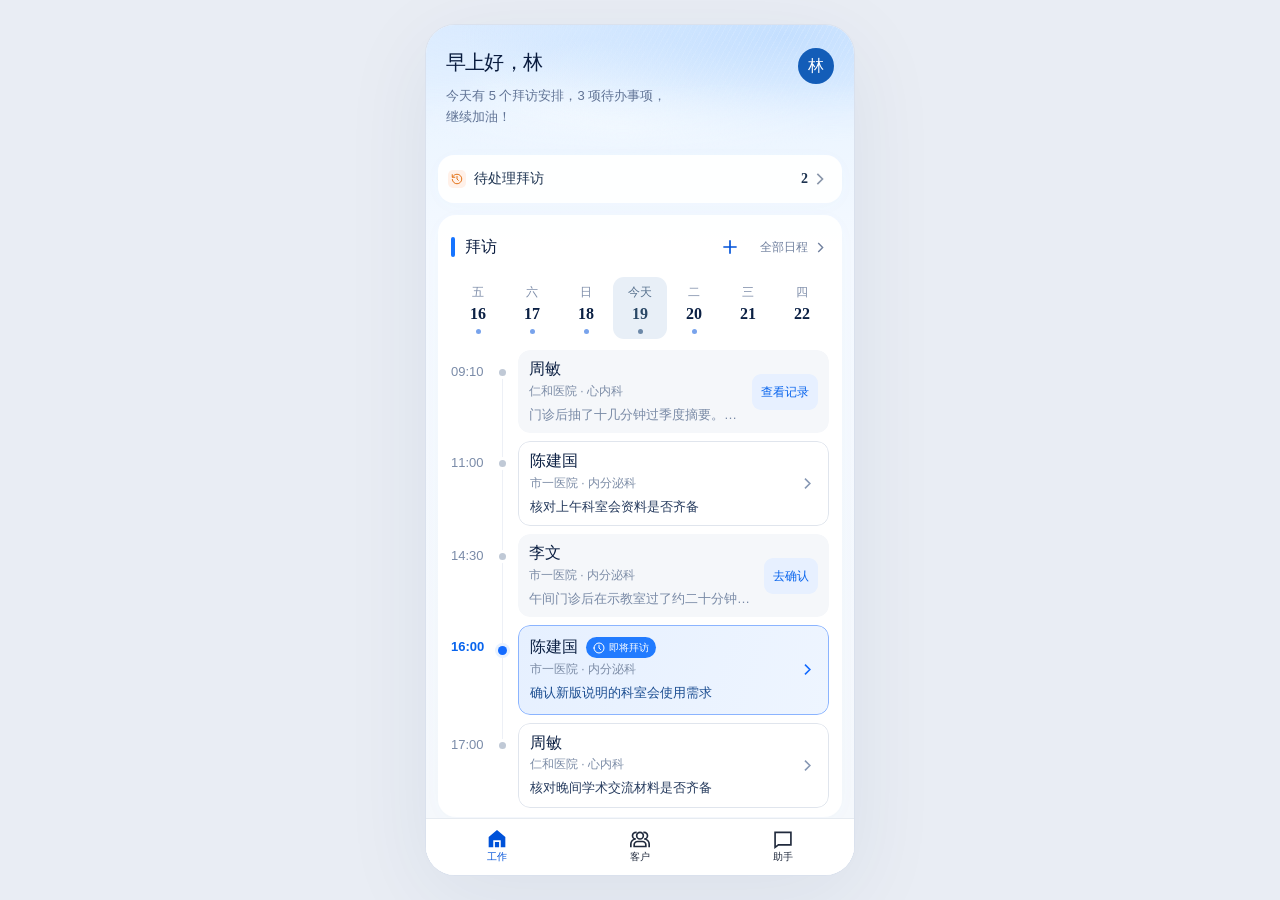
<file: index.html>
<!doctype html>
<html lang="zh-CN">
  <head>
    <meta charset="UTF-8" />
    <meta name="viewport" content="width=device-width, initial-scale=1, viewport-fit=cover" />
    <meta name="theme-color" content="#f5f7fa" />
    <title>拜访工作台</title>
    <script type="module" crossorigin src="./assets/visit-crm-agent-v6-C_1NfgDG.js"></script>
    <link rel="stylesheet" crossorigin href="./assets/visit-crm-agent-v6-X61o2HR4.css">
  </head>
  <body>
    <div id="root"></div>
  </body>
</html>
</file>
